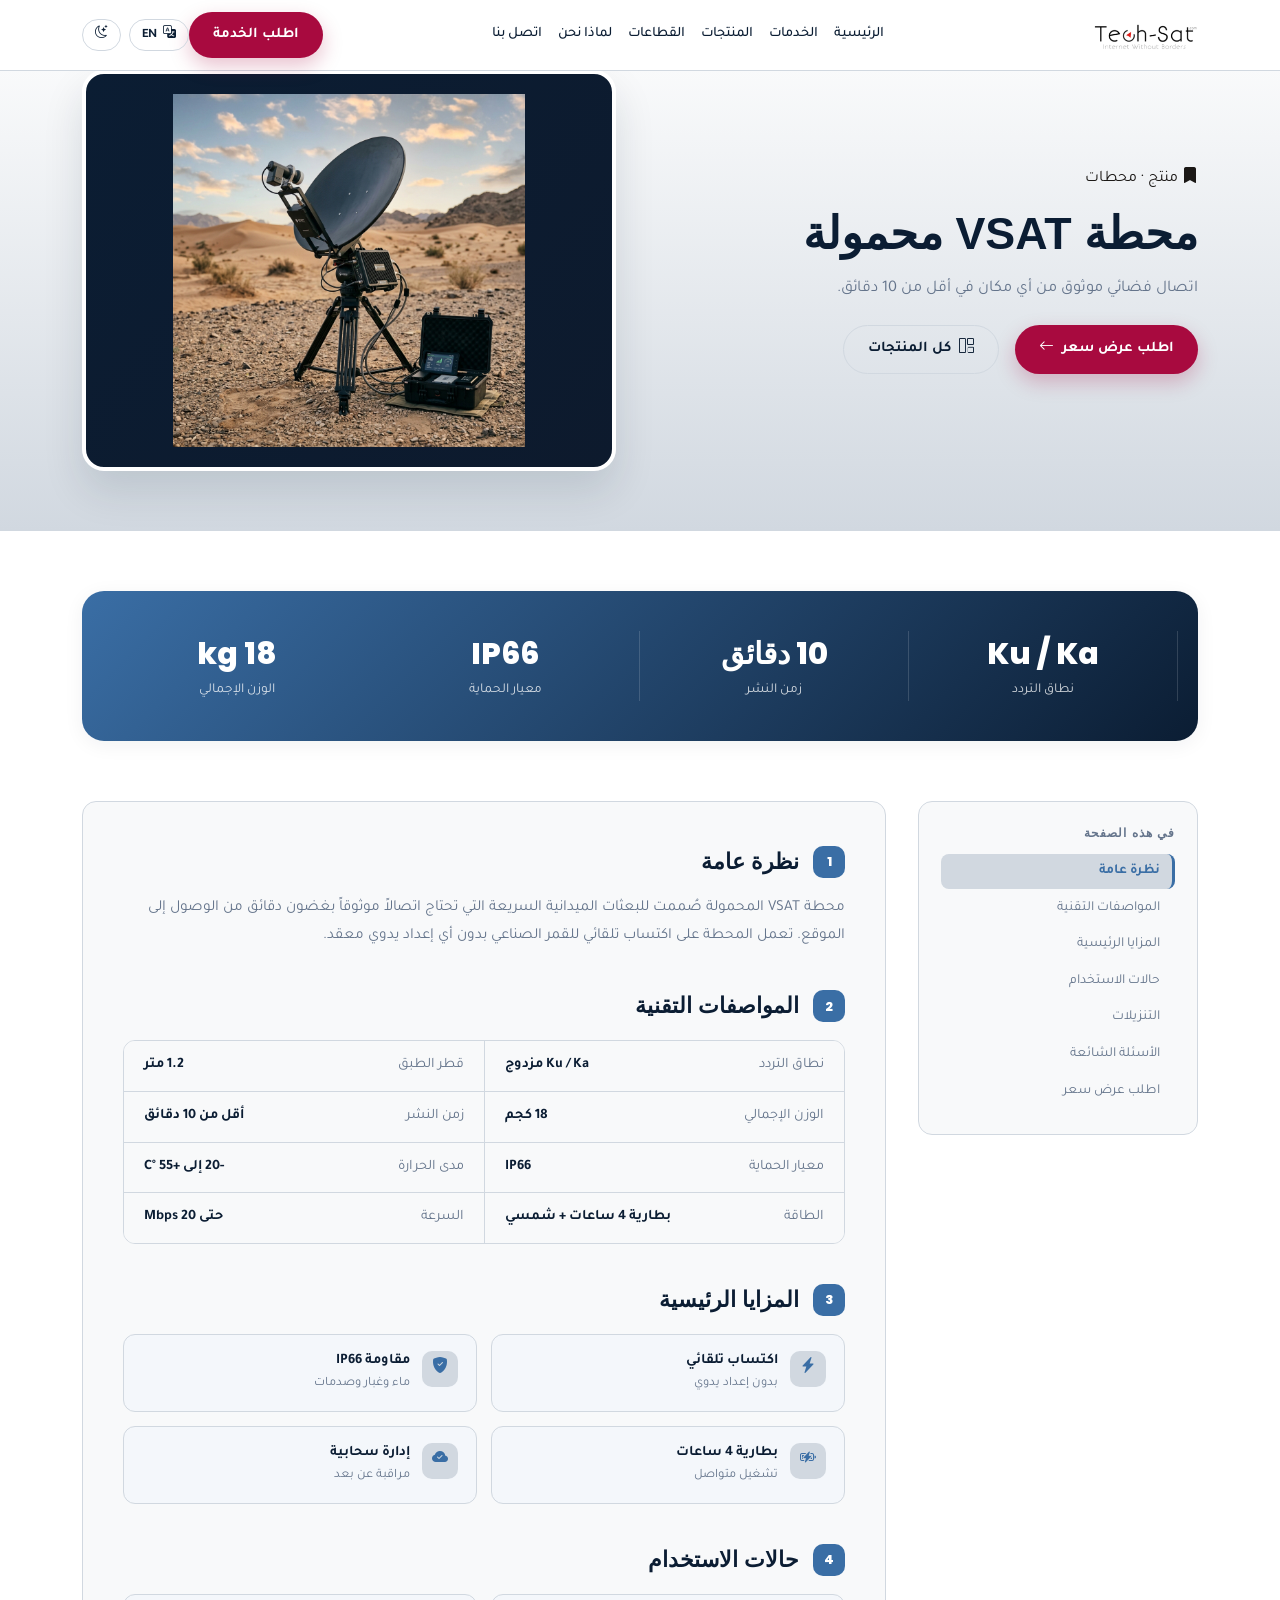
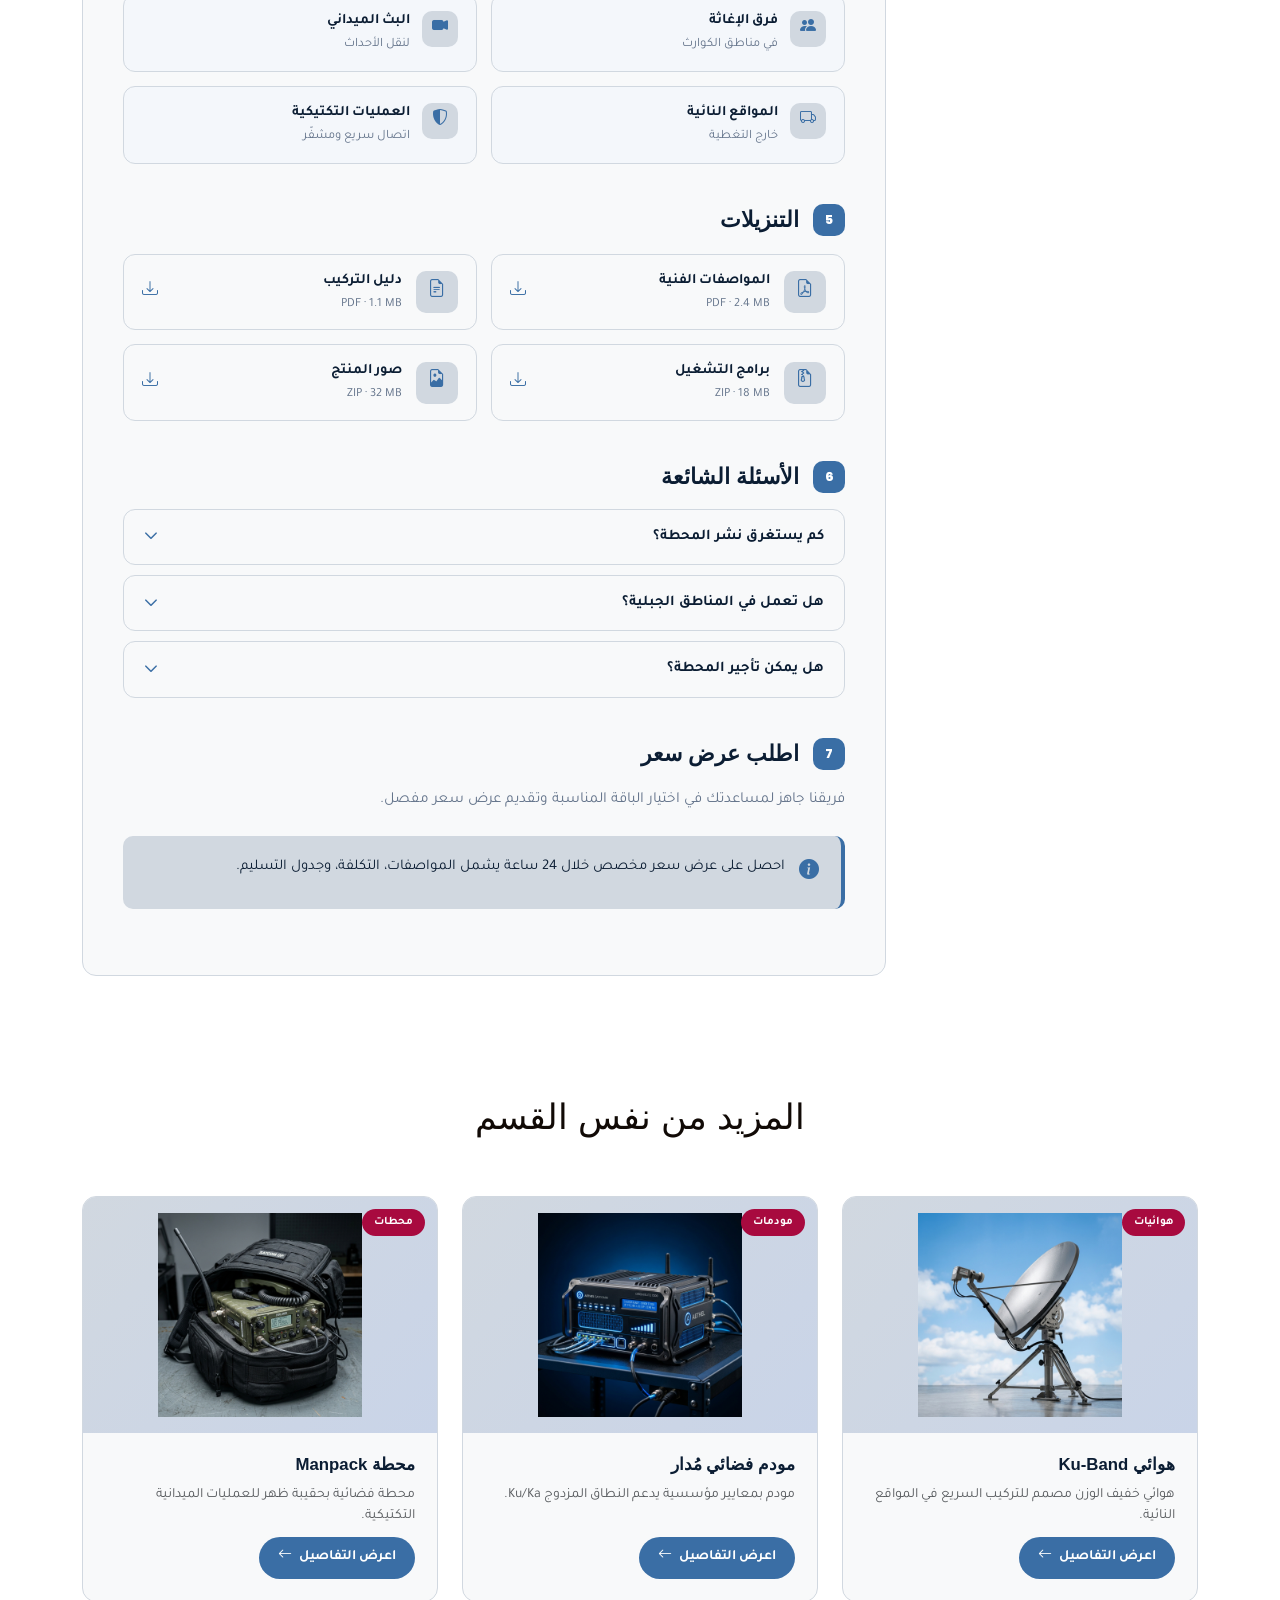
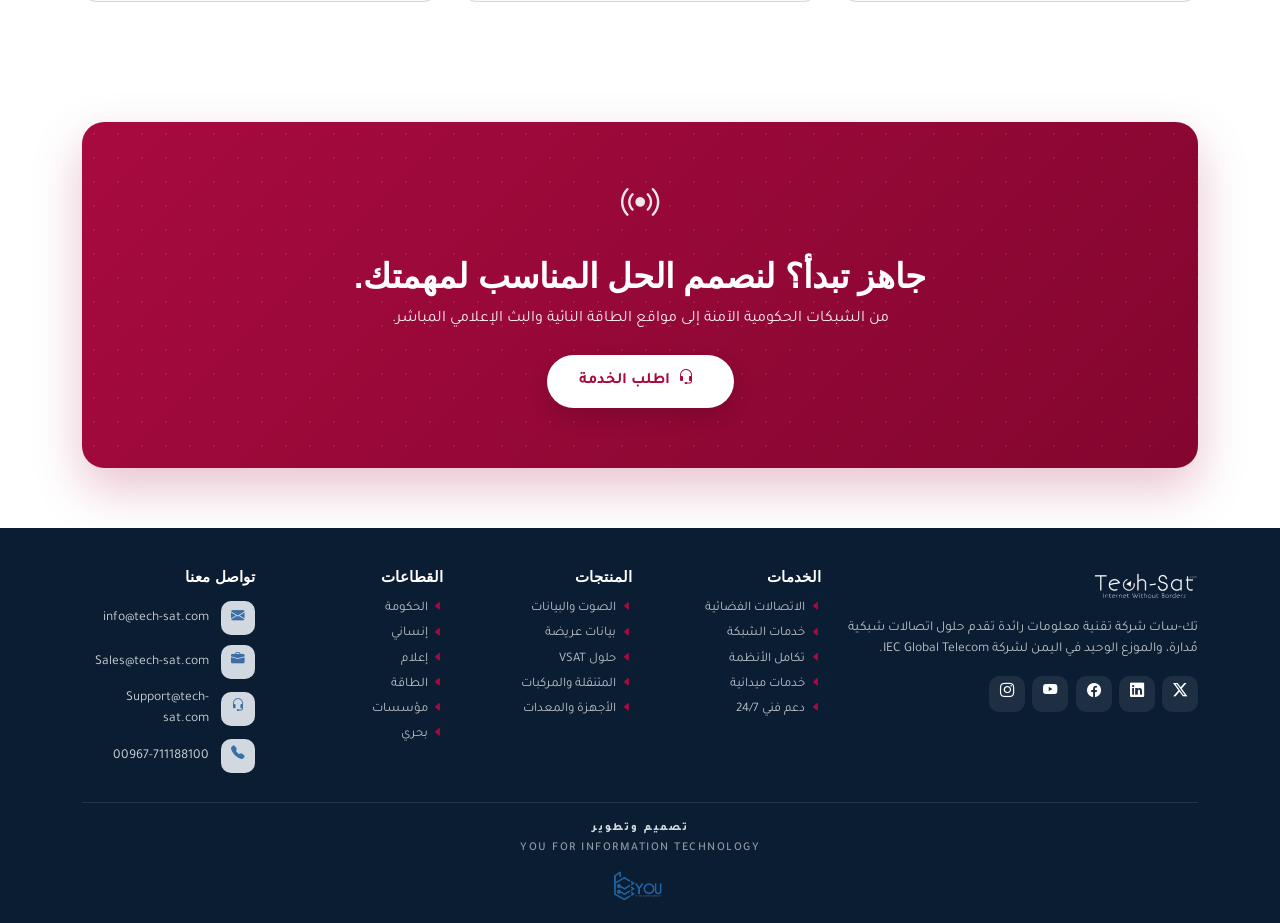
<file: details.html>
<!DOCTYPE html>
<html lang="ar" dir="rtl" data-theme="light">

<head>
  <meta charset="UTF-8">
  <meta name="viewport" content="width=device-width, initial-scale=1.0">
  <title>تفاصيل — Tech-Sat</title>
  <meta name="description" content="تفاصيل المنتج أو الخدمة أو القطاع — Tech-Sat">

  <link href="assets/img/favicon.ico" rel="icon">
  <link href="assets/img/apple-touch-icon.png" rel="apple-touch-icon">

  <link href="https://fonts.googleapis.com" rel="preconnect">
  <link href="https://fonts.gstatic.com" rel="preconnect" crossorigin>
  <link
    href="https://fonts.googleapis.com/css2?family=Tajawal:wght@300;400;500;700;800;900&family=Poppins:wght@400;500;600;700;800&display=swap"
    rel="stylesheet">

  <link href="assets/vendor/bootstrap/css/bootstrap.min.css" rel="stylesheet">
  <link href="assets/vendor/bootstrap-icons/bootstrap-icons.css" rel="stylesheet">
  <link href="assets/vendor/aos/aos.css" rel="stylesheet">

  <link href="assets/css/palette.css" rel="stylesheet">
  <link href="assets/css/main.css" rel="stylesheet">

</head>
<body>


  <div id="navbar-root"></div>

  <main id="postRoot"></main>

  <div id="footer-root"></div>

  <div class="mobile-donate-bar">
    <a href="contact.html" class="btn-hw-primary">
      <span data-en="Request Service" data-ar="اطلب الخدمة">اطلب الخدمة</span>
      <i class="bi bi-headset"></i>
    </a>
  </div>

  <button id="scrollTop" aria-label="Scroll to top" type="button"><i class="bi bi-arrow-up"></i></button>

  <script src="assets/vendor/bootstrap/js/bootstrap.bundle.min.js"></script>
  <script src="assets/vendor/aos/aos.js"></script>
  <script type="module" src="assets/js/core/chrome.js"></script>

<script type="module" src="assets/js/pages/details.js"></script>

</body>

</html>
</file>
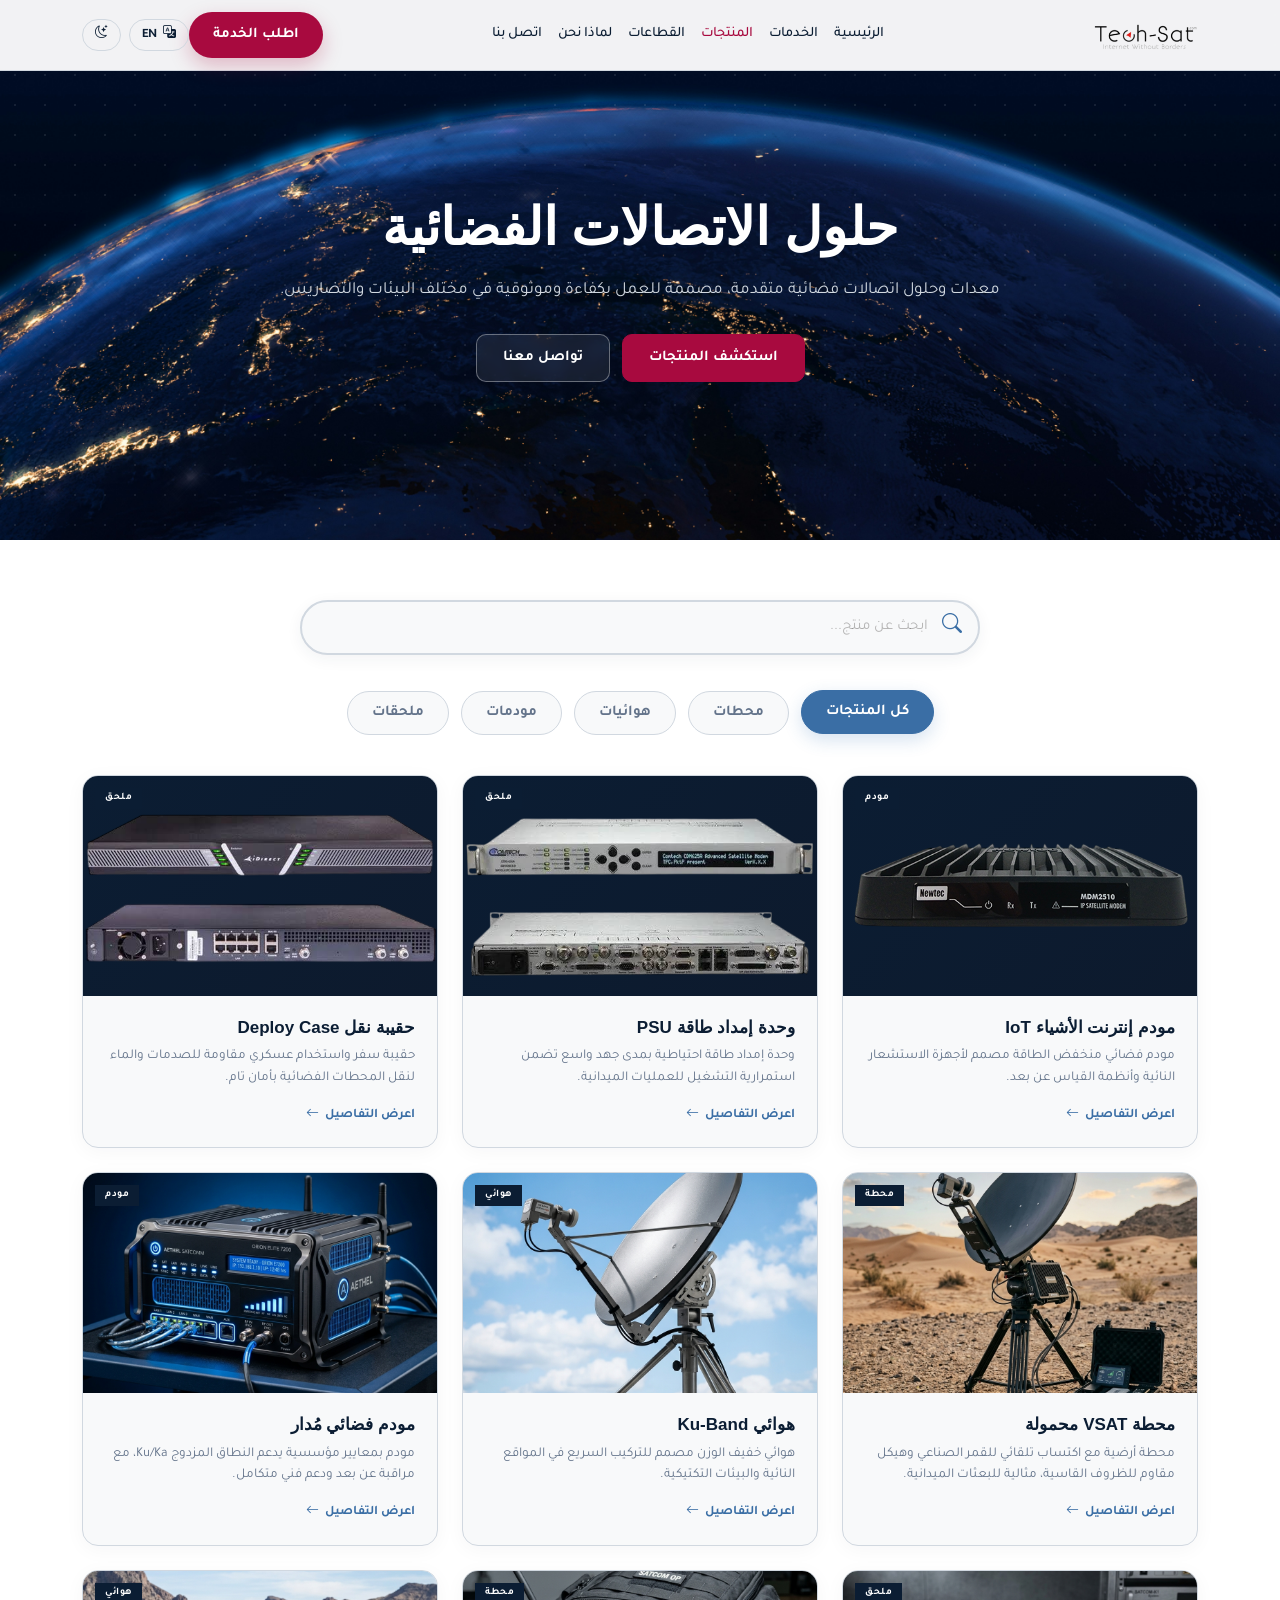
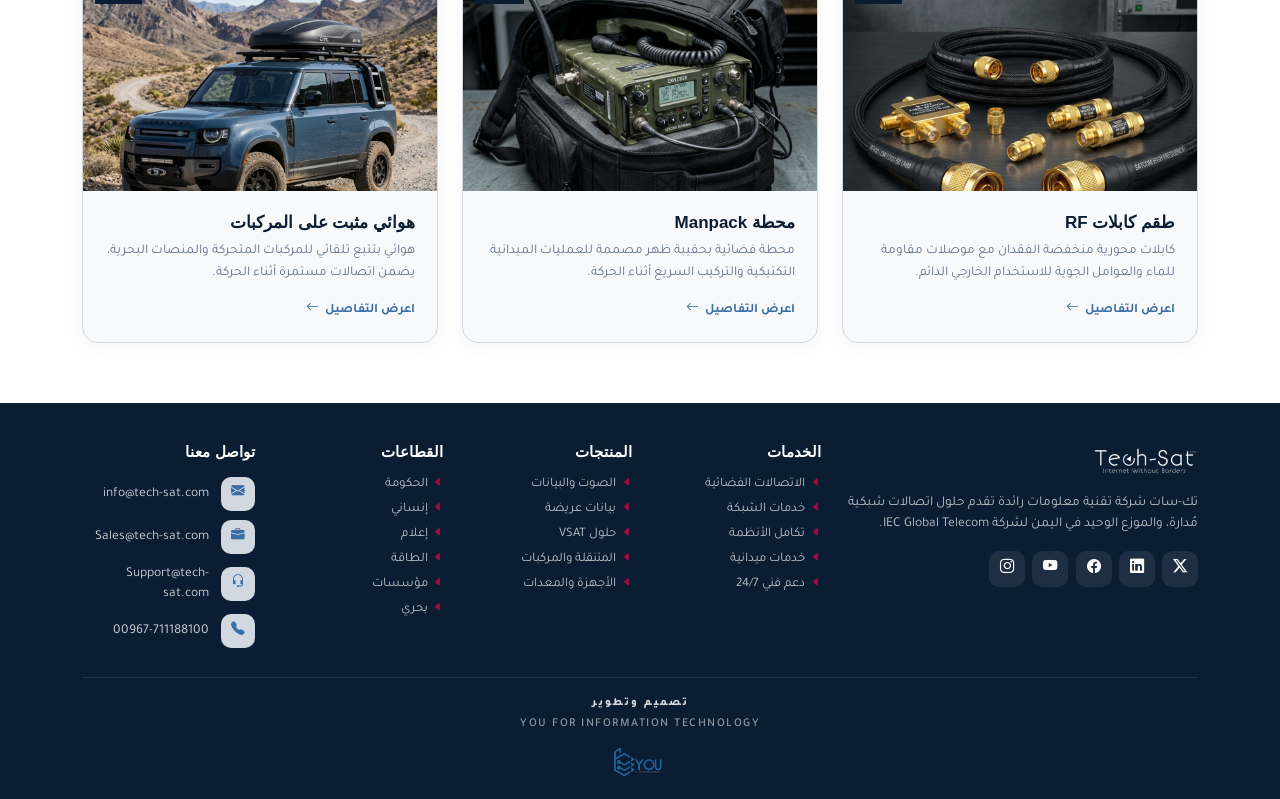
<file: products.html>
<!DOCTYPE html>
<html lang="ar" dir="rtl" data-theme="light">

<head>
  <meta charset="utf-8">
  <meta content="width=device-width, initial-scale=1.0" name="viewport">
  <title>المنتجات — Tech-Sat</title>
  <meta name="description"
    content="كتالوج منتجات Tech-Sat — محطات فضائية، هوائيات، مودمات، وملحقات اتصالات عالية الجودة.">

  <link href="assets/img/favicon.ico" rel="icon">
  <link href="assets/img/apple-touch-icon.png" rel="apple-touch-icon">

  <link href="https://fonts.googleapis.com" rel="preconnect">
  <link href="https://fonts.gstatic.com" rel="preconnect" crossorigin>
  <link
    href="https://fonts.googleapis.com/css2?family=Tajawal:wght@300;400;500;700;800;900&family=Poppins:wght@400;500;600;700;800&display=swap"
    rel="stylesheet">

  <link href="assets/vendor/bootstrap/css/bootstrap.min.css" rel="stylesheet">
  <link href="assets/vendor/bootstrap-icons/bootstrap-icons.css" rel="stylesheet">
  <link href="assets/vendor/aos/aos.css" rel="stylesheet">

  <link href="assets/css/main.css" rel="stylesheet">


</head>

<body class="products-page">

  <div id="navbar-root"></div>

  <main class="main">

    <!-- ───── PAGE HERO ───── -->
    <section class="page-hero">
      <div class="container">
        <div class="page-hero__content" data-aos="fade-up">


          <!-- Heading -->
          <h1 data-en="Satellite Communication  Solutions " data-ar="حلول الاتصالات  الفضائية ">
            حلول الاتصالات الفضائية
          </h1>

          <!-- Description -->
          <p data-en="Advanced satellite communication equipment and solutions, engineered for efficiency and reliability in every environment."
            data-ar="معدات وحلول اتصالات فضائية متقدمة، مصممة للعمل بكفاءة وموثوقية في مختلف البيئات والتضاريس.">
            معدات وحلول اتصالات فضائية متقدمة، مصممة للعمل بكفاءة وموثوقية في مختلف البيئات والتضاريس.
          </p>

          <!-- Buttons -->
          <div class="page-hero__buttons">
            <a href="#products" class="hero-btn primary" data-en="Explore Products" data-ar="استكشف المنتجات">
              استكشف المنتجات
              <i class="bi bi-arrow-down" aria-hidden="true"></i>
            </a>
            <a href="contact.html" class="hero-btn secondary" data-en="Contact Us" data-ar="تواصل معنا">
              تواصل معنا
              <i class="bi bi-arrow-left" data-dir-icon aria-hidden="true"></i>
            </a>
          </div>

        </div>
      </div>
    </section>
    <!-- ───── PRODUCTS GRID ───── -->
    <section class="section" id="productsSection">
      <div class="container">

        <div class="search-box-container" data-aos="fade-up">
          <div class="search-input-wrapper">
            <i class="bi bi-search search-icon"></i>
            <input type="text" id="productSearchInput" class="form-control search-input" placeholder="ابحث عن منتج..."
              aria-label="بحث عن منتج" data-en="Search products…" data-ar="ابحث عن منتج...">
            <button type="button" id="clearProductSearch" class="btn-clear-search" style="display:none;"
              aria-label="مسح البحث">
              <i class="bi bi-x-circle-fill"></i>
            </button>
          </div>
        </div>

        <div class="filter-tabs" data-aos="fade-up" role="tablist">
          <button class="filter-tab active" data-filter="all" role="tab" data-en="All Products" data-ar="كل المنتجات">كل
            المنتجات</button>
          <button class="filter-tab" data-filter="terminals" role="tab" data-en="Terminals"
            data-ar="محطات">محطات</button>
          <button class="filter-tab" data-filter="antennas" role="tab" data-en="Antennas"
            data-ar="هوائيات">هوائيات</button>
          <button class="filter-tab" data-filter="modems" role="tab" data-en="Modems" data-ar="مودمات">مودمات</button>
          <button class="filter-tab" data-filter="accessories" role="tab" data-en="Accessories"
            data-ar="ملحقات">ملحقات</button>
        </div>

        <div class="row g-4" id="productsGrid">
          <!-- 7. IoT Modem -->
          <div class="col-md-6 col-lg-4 product-item" data-category="modems" data-aos="fade-up">
            <a href="details.html?type=product&id=iot-modem" class="product-card">
              <div class="product-card__image-box">
                <span class="product-card__tag" data-en="Modem" data-ar="مودم">مودم</span>
                <img src="assets/img/products/iot-modem.png" alt="مودم إنترنت الأشياء IoT" loading="lazy">
              </div>
              <div class="product-card__body">
                <h5 data-en="IoT Satellite Modem" data-ar="مودم إنترنت الأشياء IoT">مودم إنترنت الأشياء IoT</h5>
                <p data-en="Low-power satellite modem designed for remote sensors and telemetry systems."
                  data-ar="مودم فضائي منخفض الطاقة مصمم لأجهزة الاستشعار النائية وأنظمة القياس عن بعد.">
                  مودم فضائي منخفض الطاقة مصمم لأجهزة الاستشعار النائية وأنظمة القياس عن بعد.
                </p>
                <span class="product-card__cta">
                  <span data-en="View Details" data-ar="اعرض التفاصيل">اعرض التفاصيل</span>
                  <i class="bi bi-arrow-left"></i>
                </span>
              </div>
            </a>
          </div>

          <!-- 8. PSU -->
          <div class="col-md-6 col-lg-4 product-item" data-category="accessories" data-aos="fade-up"
            data-aos-delay="50">
            <a href="details.html?type=product&id=psu" class="product-card">
              <div class="product-card__image-box">
                <span class="product-card__tag" data-en="Accessory" data-ar="ملحق">ملحق</span>
                <img src="assets/img/products/psu.png" alt="وحدة إمداد طاقة PSU" loading="lazy">
              </div>
              <div class="product-card__body">
                <h5 data-en="PSU Power Supply" data-ar="وحدة إمداد طاقة PSU">وحدة إمداد طاقة PSU</h5>
                <p data-en="Backup power supply with wide voltage range for continuous field operations."
                  data-ar="وحدة إمداد طاقة احتياطية بمدى جهد واسع تضمن استمرارية التشغيل للعمليات الميدانية.">
                  وحدة إمداد طاقة احتياطية بمدى جهد واسع تضمن استمرارية التشغيل للعمليات الميدانية.
                </p>
                <span class="product-card__cta">
                  <span data-en="View Details" data-ar="اعرض التفاصيل">اعرض التفاصيل</span>
                  <i class="bi bi-arrow-left"></i>
                </span>
              </div>
            </a>
          </div>

          <!-- 9. Deploy Case -->
          <div class="col-md-6 col-lg-4 product-item" data-category="accessories" data-aos="fade-up"
            data-aos-delay="100">
            <a href="details.html?type=product&id=deploy-case" class="product-card">
              <div class="product-card__image-box">
                <span class="product-card__tag" data-en="Accessory" data-ar="ملحق">ملحق</span>
                <img src="img-product/images (1)-Photoroom.png" alt="حقيبة نقل Deploy Case" loading="lazy">
              </div>
              <div class="product-card__body">
                <h5 data-en="Deploy Transport Case" data-ar="حقيبة نقل Deploy Case">حقيبة نقل Deploy Case</h5>
                <p data-en="Shock and water-resistant transport case for safely carrying satellite terminals."
                  data-ar="حقيبة سفر واستخدام عسكري مقاومة للصدمات والماء لنقل المحطات الفضائية بأمان تام.">
                  حقيبة سفر واستخدام عسكري مقاومة للصدمات والماء لنقل المحطات الفضائية بأمان تام.
                </p>
                <span class="product-card__cta">
                  <span data-en="View Details" data-ar="اعرض التفاصيل">اعرض التفاصيل</span>
                  <i class="bi bi-arrow-left"></i>
                </span>
              </div>
            </a>
          </div>
          <!-- 1. VSAT Portable -->
          <div class="col-md-6 col-lg-4 product-item" data-category="terminals" data-aos="fade-up">
            <a href="details.html?type=product&id=vsat-portable" class="product-card">
              <div class="product-card__image-box">
                <span class="product-card__tag" data-en="Terminal" data-ar="محطة">محطة</span>
                <img src="assets/img/products/vsat-portable.png" alt="محطة VSAT محمولة" loading="lazy">
              </div>
              <div class="product-card__body">
                <h5 data-en="Portable VSAT Terminal" data-ar="محطة VSAT محمولة">محطة VSAT محمولة</h5>
                <p data-en="Ground station with automatic satellite acquisition and rugged casing, ideal for field missions."
                  data-ar="محطة أرضية مع اكتساب تلقائي للقمر الصناعي وهيكل مقاوم للظروف القاسية، مثالية للبعثات الميدانية.">
                  محطة أرضية مع اكتساب تلقائي للقمر الصناعي وهيكل مقاوم للظروف القاسية، مثالية للبعثات الميدانية.
                </p>
                <span class="product-card__cta">
                  <span data-en="View Details" data-ar="اعرض التفاصيل">اعرض التفاصيل</span>
                  <i class="bi bi-arrow-left"></i>
                </span>
              </div>
            </a>
          </div>

          <!-- 2. Ku-Band Antenna -->
          <div class="col-md-6 col-lg-4 product-item" data-category="antennas" data-aos="fade-up" data-aos-delay="50">
            <a href="details.html?type=product&id=ku-antenna" class="product-card">
              <div class="product-card__image-box">
                <span class="product-card__tag" data-en="Antenna" data-ar="هوائي">هوائي</span>
                <img src="assets/img/products/ku-antenna.png" alt="هوائي Ku-Band" loading="lazy">
              </div>
              <div class="product-card__body">
                <h5 data-en="Ku-Band Antenna" data-ar="هوائي Ku-Band">هوائي Ku-Band</h5>
                <p data-en="Lightweight antenna designed for rapid deployment in remote sites and tactical environments."
                  data-ar="هوائي خفيف الوزن مصمم للتركيب السريع في المواقع النائية والبيئات التكتيكية.">
                  هوائي خفيف الوزن مصمم للتركيب السريع في المواقع النائية والبيئات التكتيكية.
                </p>
                <span class="product-card__cta">
                  <span data-en="View Details" data-ar="اعرض التفاصيل">اعرض التفاصيل</span>
                  <i class="bi bi-arrow-left"></i>
                </span>
              </div>
            </a>
          </div>

          <!-- 3. Managed Modem -->
          <div class="col-md-6 col-lg-4 product-item" data-category="modems" data-aos="fade-up" data-aos-delay="100">
            <a href="details.html?type=product&id=managed-modem" class="product-card">
              <div class="product-card__image-box">
                <span class="product-card__tag" data-en="Modem" data-ar="مودم">مودم</span>
                <img src="assets/img/products/managed-modem.png" alt="مودم فضائي مُدار" loading="lazy">
              </div>
              <div class="product-card__body">
                <h5 data-en="Managed Satellite Modem" data-ar="مودم فضائي مُدار">مودم فضائي مُدار</h5>
                <p data-en="Enterprise-grade modem supporting dual Ku/Ka band, with remote monitoring and full support."
                  data-ar="مودم بمعايير مؤسسية يدعم النطاق المزدوج Ku/Ka، مع مراقبة عن بعد ودعم فني متكامل.">
                  مودم بمعايير مؤسسية يدعم النطاق المزدوج Ku/Ka، مع مراقبة عن بعد ودعم فني متكامل.
                </p>
                <span class="product-card__cta">
                  <span data-en="View Details" data-ar="اعرض التفاصيل">اعرض التفاصيل</span>
                  <i class="bi bi-arrow-left"></i>
                </span>
              </div>
            </a>
          </div>

          <!-- 4. RF Cables -->
          <div class="col-md-6 col-lg-4 product-item" data-category="accessories" data-aos="fade-up">
            <a href="details.html?type=product&id=rf-cables" class="product-card">
              <div class="product-card__image-box">
                <span class="product-card__tag" data-en="Accessory" data-ar="ملحق">ملحق</span>
                <img src="assets/img/products/rf-cables.png" alt="طقم كابلات RF" loading="lazy">
              </div>
              <div class="product-card__body">
                <h5 data-en="RF Cables Kit" data-ar="طقم كابلات RF">طقم كابلات RF</h5>
                <p data-en="Low-loss coaxial cables with weather-resistant connectors for permanent outdoor use."
                  data-ar="كابلات محورية منخفضة الفقدان مع موصلات مقاومة للماء والعوامل الجوية للاستخدام الخارجي الدائم.">
                  كابلات محورية منخفضة الفقدان مع موصلات مقاومة للماء والعوامل الجوية للاستخدام الخارجي الدائم.
                </p>
                <span class="product-card__cta">
                  <span data-en="View Details" data-ar="اعرض التفاصيل">اعرض التفاصيل</span>
                  <i class="bi bi-arrow-left"></i>
                </span>
              </div>
            </a>
          </div>

          <!-- 5. Manpack -->
          <div class="col-md-6 col-lg-4 product-item" data-category="terminals" data-aos="fade-up" data-aos-delay="50">
            <a href="details.html?type=product&id=manpack" class="product-card">
              <div class="product-card__image-box">
                <span class="product-card__tag" data-en="Terminal" data-ar="محطة">محطة</span>
                <img src="assets/img/products/manpack.png" alt="محطة Manpack" loading="lazy">
              </div>
              <div class="product-card__body">
                <h5 data-en="Manpack Terminal" data-ar="محطة Manpack">محطة Manpack</h5>
                <p data-en="Backpack satellite terminal designed for tactical field operations and rapid setup on the move."
                  data-ar="محطة فضائية بحقيبة ظهر مصممة للعمليات الميدانية التكتيكية والتركيب السريع أثناء الحركة.">
                  محطة فضائية بحقيبة ظهر مصممة للعمليات الميدانية التكتيكية والتركيب السريع أثناء الحركة.
                </p>
                <span class="product-card__cta">
                  <span data-en="View Details" data-ar="اعرض التفاصيل">اعرض التفاصيل</span>
                  <i class="bi bi-arrow-left"></i>
                </span>
              </div>
            </a>
          </div>

          <!-- 6. Vehicle Antenna -->
          <div class="col-md-6 col-lg-4 product-item" data-category="antennas" data-aos="fade-up" data-aos-delay="100">
            <a href="details.html?type=product&id=vehicle-antenna" class="product-card">
              <div class="product-card__image-box">
                <span class="product-card__tag" data-en="Antenna" data-ar="هوائي">هوائي</span>
                <img src="assets/img/products/vehicle-antenna.png" alt="هوائي مثبت على المركبات" loading="lazy">
              </div>
              <div class="product-card__body">
                <h5 data-en="Vehicle-Mounted Antenna" data-ar="هوائي مثبت على المركبات">هوائي مثبت على المركبات</h5>
                <p data-en="Auto-tracking antenna for moving vehicles and maritime platforms, ensuring continuous connectivity."
                  data-ar="هوائي بتتبع تلقائي للمركبات المتحركة والمنصات البحرية، يضمن اتصالات مستمرة أثناء الحركة.">
                  هوائي بتتبع تلقائي للمركبات المتحركة والمنصات البحرية، يضمن اتصالات مستمرة أثناء الحركة.
                </p>
                <span class="product-card__cta">
                  <span data-en="View Details" data-ar="اعرض التفاصيل">اعرض التفاصيل</span>
                  <i class="bi bi-arrow-left"></i>
                </span>
              </div>
            </a>
          </div>


        </div><!-- /productsGrid -->

        <div id="noProductsFound" class="text-center py-5" style="display:none;">
          <i class="bi bi-search text-muted display-3 mb-3"></i>
          <h4 class="fw-bold mb-2" data-en="No results found" data-ar="لم نتمكن من العثور على نتائج">
            لم نتمكن من العثور على نتائج
          </h4>
          <p class="text-muted" data-en="Try different keywords or choose another category."
            data-ar="حاول استخدام كلمات بحث أخرى أو اختيار تصنيف مختلف من القائمة.">
            حاول استخدام كلمات بحث أخرى أو اختيار تصنيف مختلف من القائمة.
          </p>
        </div>

      </div>
    </section>

  </main>

  <div id="footer-root"></div>

  <!-- Vendor JS -->
  <script src="assets/vendor/bootstrap/js/bootstrap.bundle.min.js"></script>
  <script src="assets/vendor/aos/aos.js"></script>

  <!-- Shared navbar + footer -->
  <script type="module" src="assets/js/core/chrome.js"></script>
<script type="module" src="assets/js/pages/products.js"></script>

</body>

</html>
</file>
<file: assets/css/palette.css>
/* ═══════════════════════════════════════════════════════════
   TECH-SAT — Palette & Global Tokens
   Load BEFORE components.css and main.css
   ═══════════════════════════════════════════════════════════ */

:root {
  /* ── Core brand palette ─────────────────────────────── */
  --palette-white:      #F8F9FA;
  --palette-light-blue: #D1D8E0;
  --palette-mid-blue:   #3A6EA5;
  --palette-dark-navy:  #0B1D33;
  --palette-navy-soft:  #16294A;

  /* ── Combined reference palette ─────────────────────── */
  --palette-crimson:       #A80A3F;
  --palette-crimson-dark:  #83062F;
  --palette-crimson-soft:  rgba(168, 10, 63, 0.08);
  --palette-black:         #0A0A0A;
  --palette-gray-soft:     #E5E7EB;

  /* ── Semantic tokens ────────────────────────────────── */
  --ts-blue:         var(--palette-mid-blue);
  --ts-blue-soft:    rgba(58, 110, 165, 0.10);
  --ts-navy:         var(--palette-dark-navy);
  --ts-navy-soft:    var(--palette-navy-soft);
  --ts-crimson:      var(--palette-crimson);
  --ts-crimson-dark: var(--palette-crimson-dark);
  --ts-crimson-soft: var(--palette-crimson-soft);
  --ts-pink:       var(--palette-crimson);
--ts-pink-dark:  var(--palette-crimson-dark);
--ts-blue-dark:  var(--palette-navy-soft);
--ts-blue-light: var(--palette-light-blue);
  --ts-light-blue:   var(--palette-light-blue);
  --ts-white:        var(--palette-white);
  --ts-black:        var(--palette-black);
  --ts-text-muted:   #64748B;
  --ts-border:       var(--palette-light-blue);


  /* ── Surface layers ─────────────────────────────────── */
  --surface-1:        var(--palette-white);
  --surface-2:        #F4F7FB;
  --surface-3:        #E8EEF5;
  --surface-contrast: var(--palette-dark-navy);
  --surface-black:    var(--palette-black);

  /* ── Effects ────────────────────────────────────────── */
  --ts-glow:         0 10px 30px rgba(58, 110, 165, 0.25);
  --ts-glow-crimson: 0 10px 30px rgba(168, 10, 63, 0.28);
  --ts-shadow-card:  0 4px 20px rgba(11, 29, 51, 0.06);
  --ts-shadow-hover: 0 20px 40px rgba(11, 29, 51, 0.12);

  /* ── Typography ─────────────────────────────────────── */
  --default-font: "Tajawal", system-ui, sans-serif;
  --heading-font: "Tajawal", system-ui, sans-serif;
  --nav-font:     "Tajawal", system-ui, sans-serif;

  /* ── Spacing scale ──────────────────────────────────── */
  --space-1: 4px;
  --space-2: 8px;
  --space-3: 12px;
  --space-4: 16px;
  --space-5: 24px;
  --space-6: 32px;
  --space-7: 48px;
  --space-8: 64px;
  --space-9: 96px;

  /* ── Section rhythm ─────────────────────────────────── */
  --section-y:    80px;
  --section-y-md: 60px;
  --section-y-sm: 40px;

  /* ── Icon sizing ────────────────────────────────────── */
  --icon-sm: 20px;
  --icon-md: 24px;
  --icon-lg: 32px;
  --icon-xl: 48px;

  /* ── Legacy defaults ────────────────────────────────── */
  --default-color:    var(--palette-dark-navy);
  --heading-color:    var(--palette-dark-navy);
  --accent-color:     var(--palette-mid-blue);
  --surface-color:    var(--palette-white);
  --contrast-color:   #ffffff;
  --background-color: var(--palette-white);
}

/* ── Responsive rhythm ──────────────────────────────────── */
@media (max-width: 992px) {
  :root { --section-y: 60px; --section-y-md: 45px; --section-y-sm: 32px; }
}
@media (max-width: 768px) {
  :root { --section-y: 48px; --section-y-md: 36px; --section-y-sm: 28px; }
}

/* ── Dark mode ──────────────────────────────────────────── */
[data-theme="dark"] {
  --palette-white:      #0F1729;
  --palette-light-blue: #2A3A5C;
  --palette-mid-blue:   #5A95D4;
  --palette-dark-navy:  #E8EEF5;
  --palette-navy-soft:  #1A2540;

  --ts-white:        #0F1729;
  --ts-navy:         #E8EEF5;
  --ts-light-blue:   #2A3A5C;
  --ts-text-muted:   #8B9AB8;
  --ts-border:       #2A3A5C;

  --surface-1:        #0F1729;
  --surface-2:        #141E36;
  --surface-3:        #1A2540;
  --surface-contrast: #E8EEF5;
  --surface-black:    #050810;

  --ts-shadow-card:  0 4px 20px rgba(0, 0, 0, 0.35);
  --ts-shadow-hover: 0 20px 40px rgba(0, 0, 0, 0.5);
}

/* ── Base ───────────────────────────────────────────────── */
body { font-family: 'Tajawal', sans-serif; }
h1, h2, h3, h4, h5, h6 { font-family: 'Tajawal', sans-serif; }

/* ── Header / Navbar ────────────────────────────────────── */
.header {
  background-color: var(--surface-1) !important;
  box-shadow: 0 2px 15px rgba(11, 29, 51, 0.05);
}
.header .logo h1 { color: var(--ts-navy) !important; }
.header .social-links a { color: var(--ts-blue) !important; }

.navmenu a, .navmenu a:focus { color: var(--ts-navy) !important; }
.navmenu a:hover, .navmenu .active, .navmenu li:hover > a {
  color: var(--ts-crimson) !important;
}

/* ── Buttons ────────────────────────────────────────────── */
.btn-primary {
  background-color: var(--ts-crimson) !important;
  border-color:     var(--ts-crimson) !important;
  color: #fff !important;
  padding: 12px 26px;
  min-width: 160px;
  border-radius: 10px;
  font-weight: 700;
  transition: all .25s ease;
  display: inline-flex;
  align-items: center;
  justify-content: center;
  gap: 8px;
}
.btn-primary:hover {
  background-color: var(--ts-crimson-dark) !important;
  border-color:     var(--ts-crimson-dark) !important;
  transform: translateY(-2px);
  box-shadow: var(--ts-glow-crimson);
}

/* ── Footer ─────────────────────────────────────────────── */
.footer {
  background-color: var(--surface-black) !important;
  color: var(--palette-light-blue) !important;
}
.footer h4, .footer h5, .footer .sitename { color: #fff !important; }
.footer a { color: var(--palette-light-blue) !important; }
.footer a:hover { color: #fff !important; }
.footer .social-links a { color: var(--palette-light-blue) !important; }
.footer .social-links a:hover { color: var(--ts-crimson) !important; }
.footer .copyright, .footer .credits {
  border-top-color: rgba(209, 216, 224, 0.12) !important;
}

/* ── Section base ───────────────────────────────────────── */
.section        { padding: var(--section-y) 0; }
.section--alt   { background: var(--surface-2); }
.section--black { background: var(--surface-black); color: var(--palette-light-blue); }

.section-title { text-align: center; margin-bottom: var(--space-7); }
.section-title h2 {
  color: var(--ts-navy);
  font-size: 38px;
  font-weight: 800;
  margin-bottom: var(--space-3);
}
.section-title p {
  color: var(--ts-text-muted);
  font-size: 16px;
  max-width: 680px;
  margin: 0 auto;
}

/* ── Unified Page Hero ──────────────────────────────────── */
.page-hero {
  background: linear-gradient(135deg, var(--palette-dark-navy) 0%, var(--palette-navy-soft) 100%);
  padding: 160px 0 80px;
  text-align: center;
  color: #fff;
  position: relative;
}
.page-hero::before {
  content: '';
  position: absolute;
  inset: 0;
  background-image: radial-gradient(rgba(209, 216, 224, 0.08) 1px, transparent 1px);
  background-size: 30px 30px;
}
.page-hero .container { position: relative; z-index: 2; }
.page-hero .subtitle-tag {
  display: inline-block;
  font-size: 13px;
  font-weight: 600;
  letter-spacing: 3px;
  text-transform: uppercase;
  color: var(--palette-light-blue);
  margin-bottom: 12px;
}
.page-hero h1 {
  color: #fff;
  font-size: 52px;
  font-weight: 800;
  margin-bottom: 20px;
}
.page-hero p {
  color: var(--palette-light-blue);
  font-size: 17px;
  max-width: 720px;
  margin: 0 auto;
  line-height: 1.7;
}
@media (max-width: 768px) {
  .page-hero h1 { font-size: 34px; }
  .page-hero p  { font-size: 15px; }
}
</file>
<file: assets/css/main.css>
@import url("main-legacy.css");
@import url("base/palette.css");
@import url("base/reset.css");
@import url("components/hero-page.css");
@import url("components/filter-tabs.css");
@import url("components/cards.css");
@import url("components/cta-banner.css");
@import url("components/search.css");
@import url("components/buttons.css");
@import url("components/scroll-top.css");
@import url("components/logo.css");
@import url("components/navbar.css");
@import url("components/footer.css");
@import url("components/quote-modal.css");
@import url("components/map.css");
@import url("components/case-card.css");
@import url("base/dark-mode.css");
@import url("pages/details.css");
@import url("pages/services.css");

/* 
# Global Sections
 */
section,
.section {
  color: var(--default-color);
  background-color: var(--background-color);
  padding: 60px 0;
  scroll-margin-top: 133px;
  overflow: clip;
}

@media (max-width: 1199px) {

  section,
  .section {
    scroll-margin-top: 73px;
  }
}

/* 
# Global Section Titles
 */
.section-title {
  text-align: center;
  padding-bottom: 10px;
  position: relative;
}

.section-title h2 {
  font-size: 3.5rem;
  font-weight: 300;
  line-height: 1.2;
  color: var(--heading-color);
  margin-bottom: 1.5rem;
  letter-spacing: -1px;
}

@media (max-width: 768px) {
  .section-title h2 {
    font-size: 2.5rem;
  }
}

.section-title .subtitle {
  display: inline-block;
  font-size: 0.875rem;
  font-weight: 400;
  color: var(--accent-color);
  text-transform: uppercase;
  letter-spacing: 2px;
  margin-bottom: 1.5rem;
  position: relative;
}

.section-title .subtitle::after {
  content: "";
  position: absolute;
  bottom: -8px;
  left: 50%;
  transform: translateX(-50%);
  width: 40px;
  height: 1px;
  background: var(--accent-color);
}

.section-title p {
  font-size: 1.125rem;
  line-height: 1.8;
  color: color-mix(in srgb, var(--default-color), transparent 25%);
  max-width: 900px;
  margin: 0 auto;
  text-wrap: balance;
}

/* 
# Hero Section
 */
.hero {
  padding: 120px 0 60px 0;
  min-height: 100vh;
  position: relative;
  display: flex;
  align-items: center;
  overflow: hidden;
}

.hero .hero-content {
  width: 100%;
  position: relative;
  display: flex;
  align-items: center;
  z-index: 3;
}

.hero .video-background {
  position: absolute;
  top: 0;
  left: 0;
  width: 100%;
  height: 100%;
  z-index: 1;
}

.hero .video-background video {
  width: 100%;
  height: 100%;
  object-fit: cover;
}

.hero .video-overlay {
  position: absolute;
  top: 0;
  left: 0;
  width: 100%;
  height: 100%;
  background: color-mix(in srgb, var(--background-color), transparent 20%);
  z-index: 2;
}

.hero h1 {
  font-size: 3.5rem;
  font-weight: 700;
  margin-bottom: 1.5rem;
  line-height: 1.2;
}

@media (max-width: 768px) {
  .hero h1 {
    font-size: 2.5rem;
  }
}

@media (max-width: 576px) {
  .hero h1 {
    font-size: 2rem;
  }
}

.hero p {
  font-size: 1.25rem;
  margin-bottom: 2.5rem;
  color: color-mix(in srgb, var(--default-color), transparent 30%);
  line-height: 1.6;
}

@media (max-width: 768px) {
  .hero p {
    font-size: 1.1rem;
    margin-bottom: 2rem;
  }
}

.hero .hero-buttons {
  display: flex;
  gap: 1rem;
  justify-content: center;
  flex-wrap: wrap;
}

.hero .hero-buttons .btn {
  padding: 0.875rem 2rem;
  font-weight: 600;
  border-radius: 50px;
  transition: all 0.3s ease;
  text-decoration: none;
  border: 2px solid transparent;
  font-size: 1rem;
}

.hero .hero-buttons .btn.btn-primary {
  background-color: var(--accent-color);
  color: var(--contrast-color);
  border-color: var(--accent-color);
}

.hero .hero-buttons .btn.btn-primary:hover {
  background-color: color-mix(in srgb, var(--accent-color), black 15%);
  border-color: color-mix(in srgb, var(--accent-color), black 15%);
  transform: translateY(-2px);
}

.hero .hero-buttons .btn.btn-outline {
  background-color: transparent;
  color: color-mix(in srgb, var(--default-color), transparent 20%);
  border-color: color-mix(in srgb, var(--default-color), transparent 50%);
}

.hero .hero-buttons .btn.btn-outline:hover {
  transform: translateY(-2px);
  border-color: var(--accent-color);
  color: var(--accent-color);
}

@media (max-width: 576px) {
  .hero .hero-buttons .btn {
    padding: 0.75rem 1.5rem;
    font-size: 0.9rem;
  }
}

@media (max-width: 992px) {
  .hero {
    padding: 80px 0;
    min-height: 80vh;
  }

  .hero .hero-content {
    min-height: 80vh;
  }
}

/* 
# Faq Section
 */
.faq .faq-item {
  margin-bottom: 0;
  border-bottom: 1px solid color-mix(in srgb, var(--default-color), transparent 90%);
  transition: all 0.4s cubic-bezier(0.25, 0.46, 0.45, 0.94);
}

.faq .faq-item:last-child {
  border-bottom: none;
}

.faq .faq-item.faq-active .faq-header .faq-number {
  color: var(--accent-color);
  font-weight: 500;
}

.faq .faq-item.faq-active .faq-header h4 {
  color: var(--accent-color);
}

.faq .faq-item.faq-active .faq-header .faq-toggle {
  color: var(--accent-color);
  transform: rotate(0deg);
}

.faq .faq-item.faq-active .faq-header .faq-toggle i.bi-plus {
  opacity: 0;
  transform: rotate(90deg);
}

.faq .faq-item.faq-active .faq-header .faq-toggle i.bi-dash {
  opacity: 1;
  transform: rotate(0deg);
}

.faq .faq-item.faq-active .faq-content {
  grid-template-rows: 1fr;
  visibility: visible;
  opacity: 1;
}

.faq .faq-item:not(.faq-active) .faq-header .faq-toggle i.bi-plus {
  opacity: 1;
  transform: rotate(0deg);
}

.faq .faq-item:not(.faq-active) .faq-header .faq-toggle i.bi-dash {
  opacity: 0;
  transform: rotate(-90deg);
}

.faq .faq-item .faq-header {
  display: flex;
  align-items: center;
  padding: 40px 0;
  cursor: pointer;
  gap: 0;
  transition: all 0.3s ease;
}

.faq .faq-item .faq-header:hover .faq-number {
  transform: scale(1.1);
}

.faq .faq-item .faq-header:hover .faq-toggle {
  transform: scale(1.1);
}

.faq .faq-item .faq-header .faq-number {
  flex-shrink: 0;
  width: 80px;
  font-family: var(--heading-font);
  font-size: 1.1rem;
  font-weight: 300;
  color: color-mix(in srgb, var(--default-color), transparent 50%);
  transition: all 0.3s ease;
  letter-spacing: -0.02em;
}

.faq .faq-item .faq-header h4 {
  flex: 1;
  margin: 0;
  font-family: var(--heading-font);
  font-size: 1.25rem;
  font-weight: 300;
  color: var(--heading-color);
  transition: all 0.3s ease;
  line-height: 1.5;
  letter-spacing: -0.01em;
  margin-right: 20px;
}

.faq .faq-item .faq-header .faq-toggle {
  flex-shrink: 0;
  width: 24px;
  height: 24px;
  display: flex;
  align-items: center;
  justify-content: center;
  color: color-mix(in srgb, var(--default-color), transparent 40%);
  font-size: 18px;
  transition: all 0.3s ease;
  position: relative;
}

.faq .faq-item .faq-header .faq-toggle i {
  position: absolute;
  transition: all 0.3s cubic-bezier(0.25, 0.46, 0.45, 0.94);
}

.faq .faq-item .faq-content {
  display: grid;
  grid-template-rows: 0fr;
  transition: 0.4s cubic-bezier(0.25, 0.46, 0.45, 0.94);
  visibility: hidden;
  opacity: 0;
}

.faq .faq-item .faq-content .content-inner {
  padding: 0 80px 40px 80px;
  overflow: hidden;
}

.faq .faq-item .faq-content .content-inner p {
  margin: 0;
  color: color-mix(in srgb, var(--default-color), transparent 25%);
  line-height: 1.8;
  font-size: 1rem;
  font-weight: 300;
}

@media (max-width: 768px) {
  .faq .faq-item .faq-header {
    padding: 30px 0;
  }

  .faq .faq-item .faq-header .faq-number {
    width: 60px;
    font-size: 1rem;
  }

  .faq .faq-item .faq-header h4 {
    font-size: 1.1rem;
    margin-right: 15px;
  }

  .faq .faq-item .faq-header .faq-toggle {
    width: 20px;
    height: 20px;
    font-size: 16px;
  }

  .faq .faq-item .faq-content .content-inner {
    padding: 0 60px 30px 60px;
  }

  .faq .faq-item .faq-content .content-inner p {
    font-size: 0.95rem;
  }
}

@media (max-width: 576px) {
  .faq .faq-item .faq-header {
    padding: 25px 0;
  }

  .faq .faq-item .faq-header .faq-number {
    width: 50px;
    font-size: 0.9rem;
  }

  .faq .faq-item .faq-header h4 {
    font-size: 1rem;
    margin-right: 10px;
  }

  .faq .faq-item .faq-content .content-inner {
    padding: 0 50px 25px 50px;
  }

  .faq .faq-item .faq-content .content-inner p {
    font-size: 0.9rem;
  }
}


/* ─── CTA Banner (يبقى crimson في الليلي — لا حاجة لتعديله) ─── */
/* ═══════════════════════════════════════════════════════════
   FIXES — Section Titles / Cards / Outline Button / Sub text
   ═══════════════════════════════════════════════════════════ */

/* ─── .section-sub (غير معرّفة في main.css — كان يستخدم لون افتراضي) ─── */
.section-sub {
  color: var(--ts-text-muted);
  font-size: 16px;
  line-height: 1.7;
  max-width: 720px;
}
</file>
